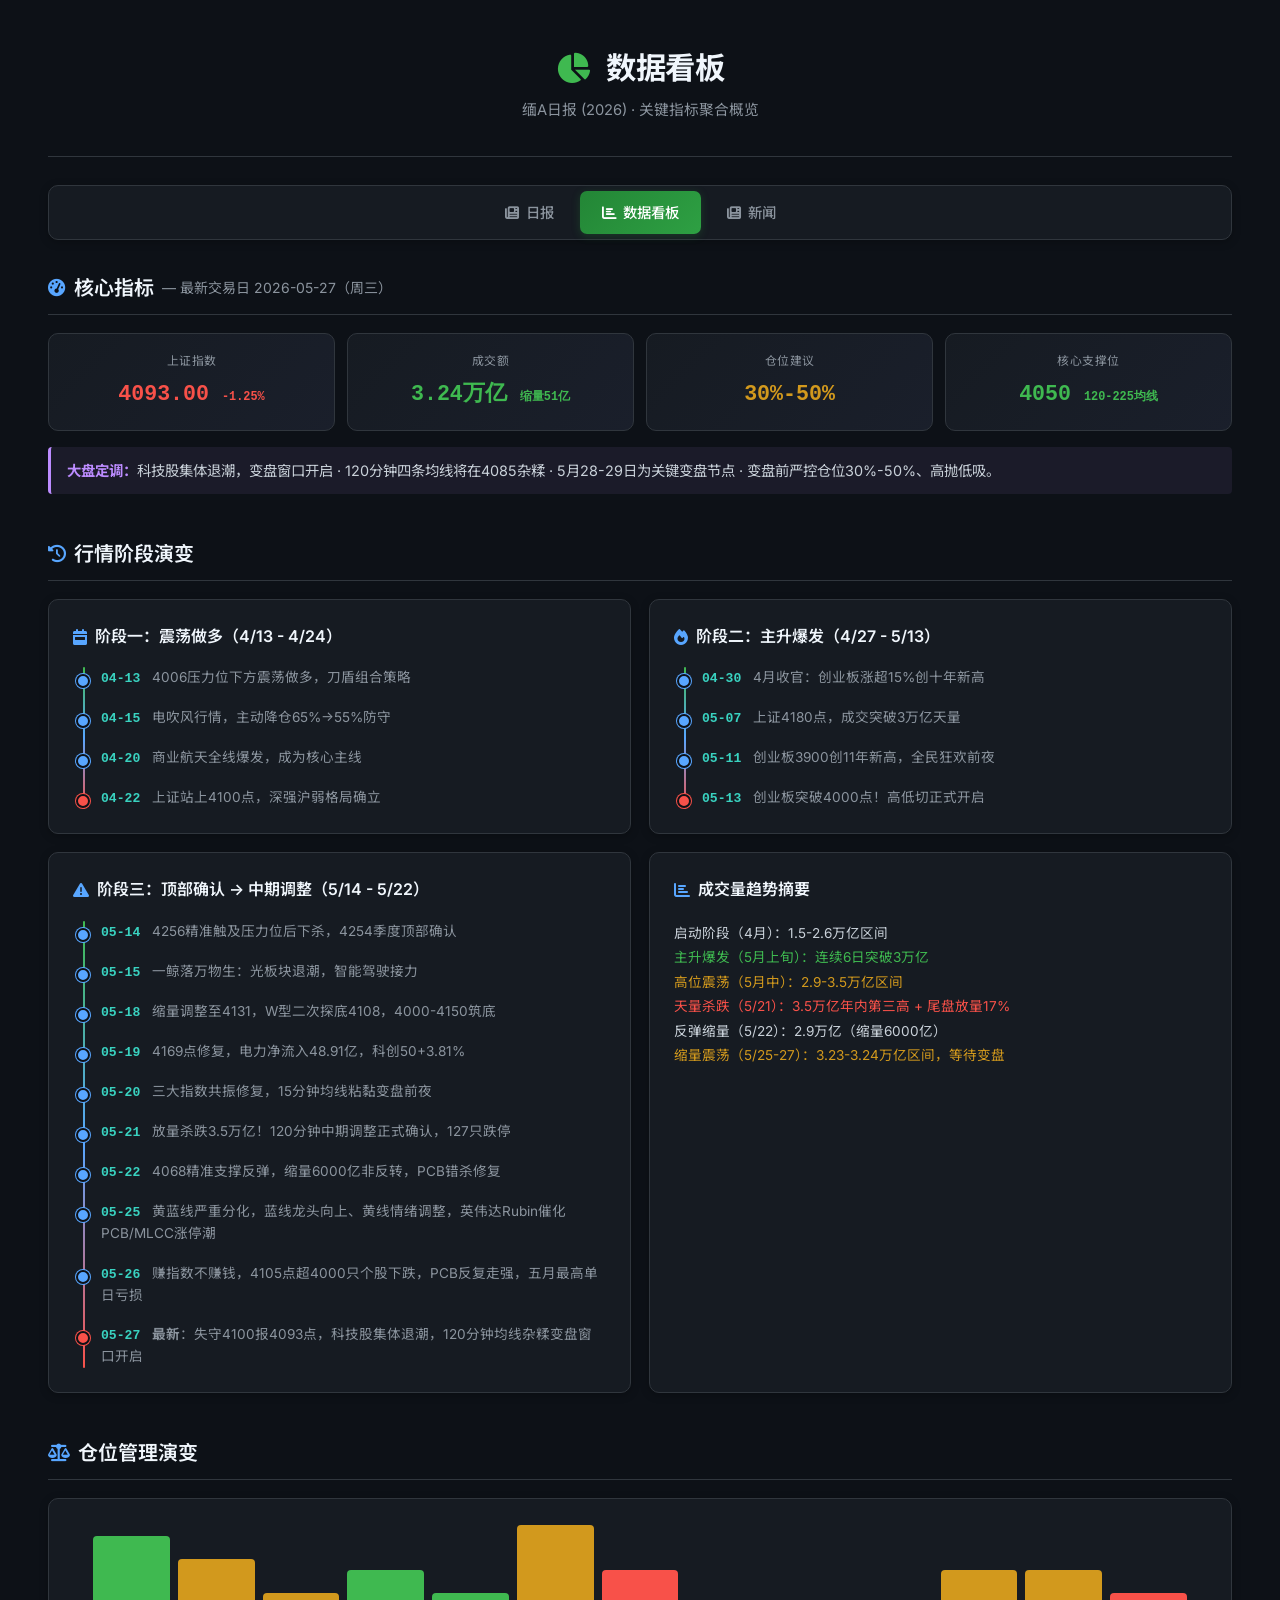
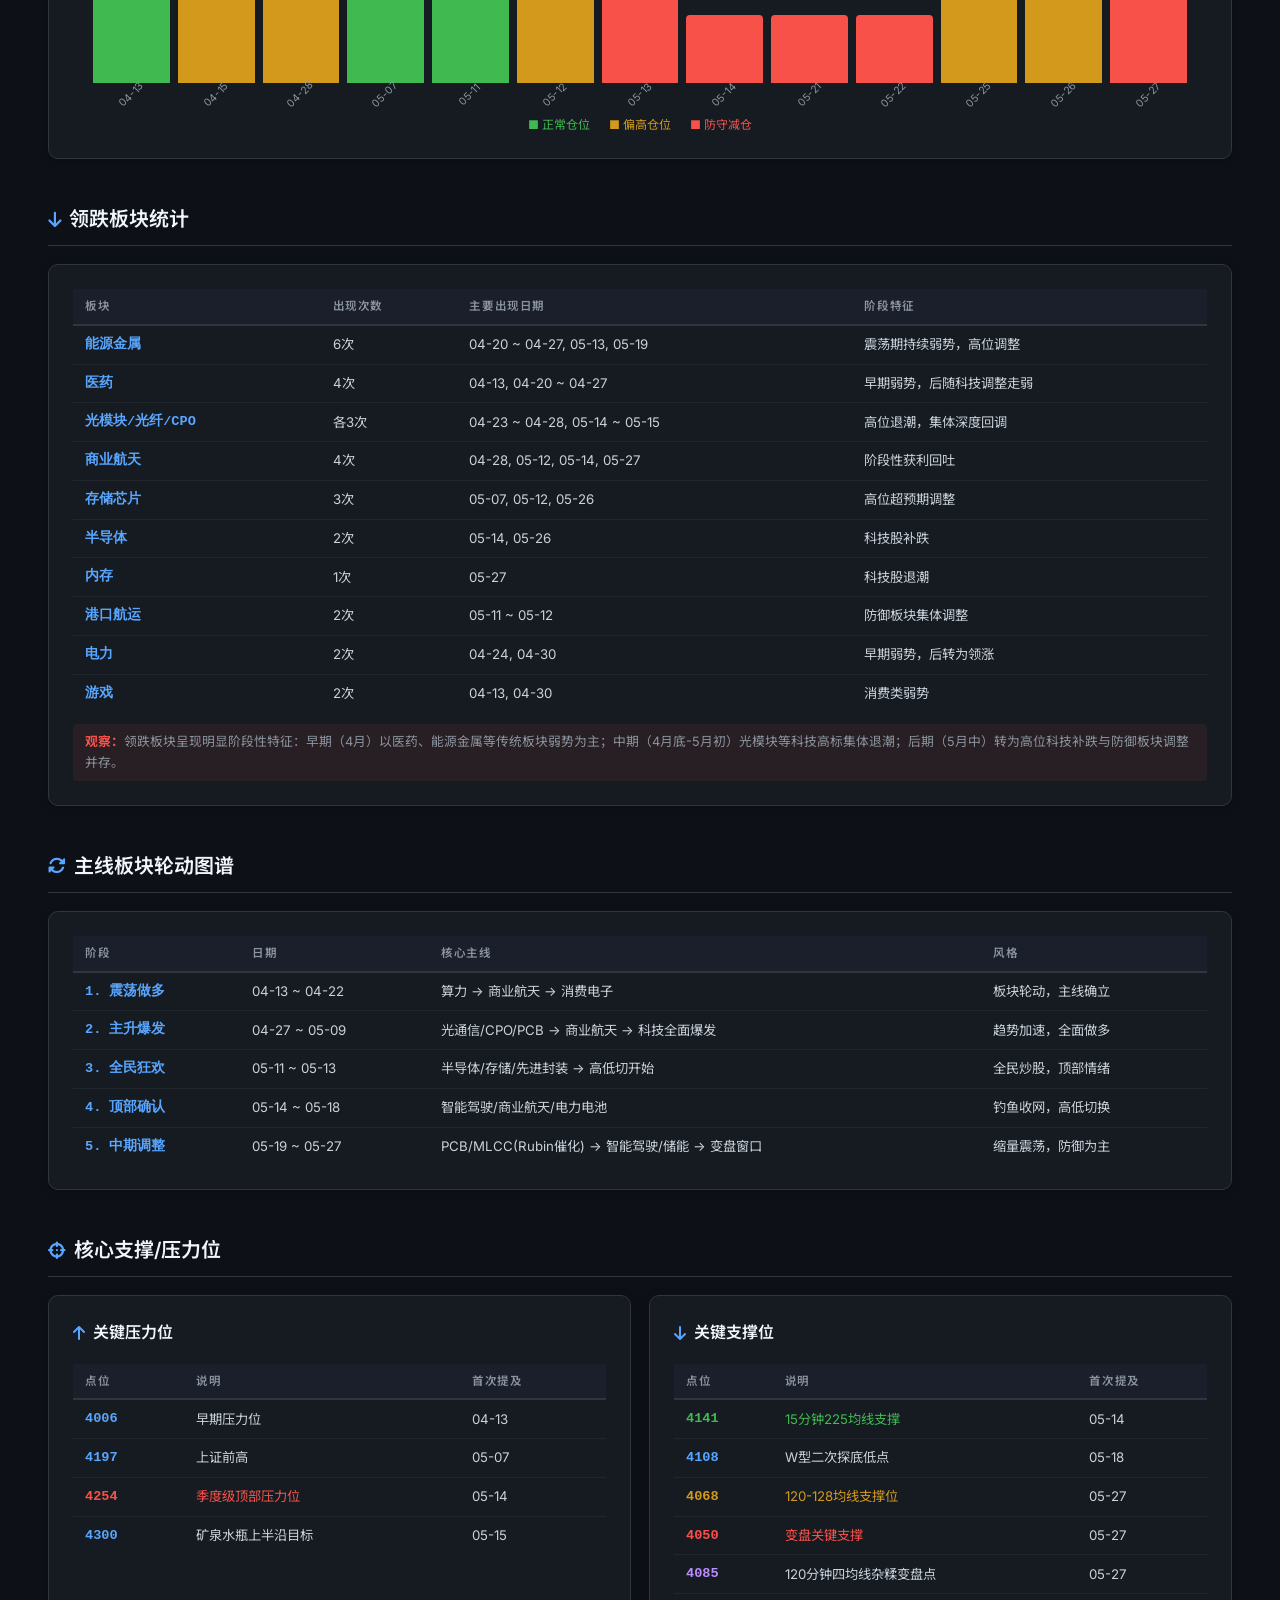
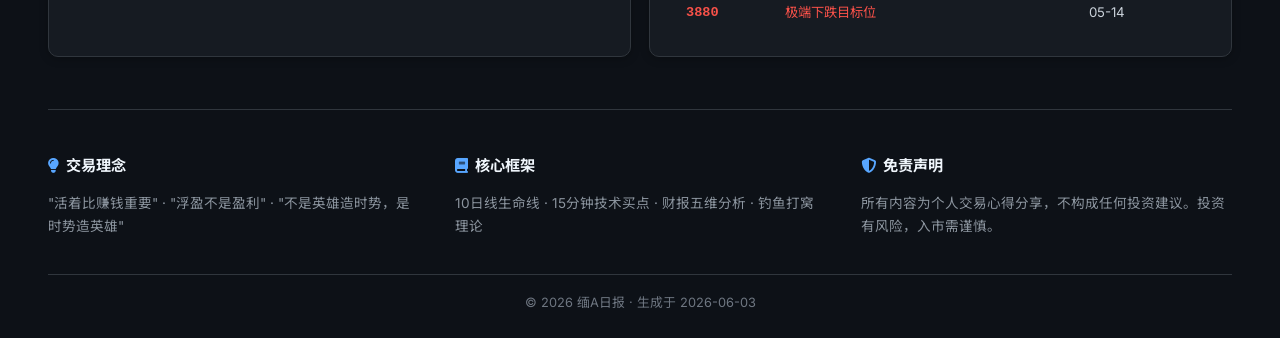
<file: dashboard.html>
<!DOCTYPE html>
<html lang="zh-CN">
<head>
    <meta charset="UTF-8">
    <meta name="viewport" content="width=device-width, initial-scale=1.0">
    <title>数据看板 - 缅A日报</title>
    <link rel="stylesheet" href="style.css">
    <link rel="stylesheet" href="https://cdnjs.cloudflare.com/ajax/libs/font-awesome/6.4.0/css/all.min.css">
    <link href="https://fonts.googleapis.com/css2?family=Inter:wght@300;400;500;600;700&family=Noto+Sans+SC:wght@300;400;500;700&display=swap" rel="stylesheet">
</head>
<body>
    <div class="container">
        <header>
            <div class="header-content">
                <h1><i class="fas fa-chart-pie"></i> 数据看板</h1>
                <p class="subtitle">缅A日报 (2026) · 关键指标聚合概览</p>
            </div>
        </header>

        <nav>
            <ul>
                <li><a href="index.html"><i class="fas fa-newspaper"></i> 日报</a></li>
                <li><a href="dashboard.html" class="active"><i class="fas fa-chart-bar"></i> 数据看板</a></li>
                <li><a href="news.html"><i class="fas fa-newspaper"></i> 新闻</a></li>
            </ul>
        </nav>

        <main>
            <!-- 关键KPI：最新交易日 -->
            <section>
                <h2><i class="fas fa-tachometer-alt"></i> 核心指标 <span style="font-size:0.7em;color:#8b949e;font-weight:400;">— 最新交易日 2026-05-27（周三）</span></h2>
                <div class="kpi-row">
                    <div class="kpi-item">
                        <div class="kpi-label">上证指数</div>
                        <div class="kpi-value down">4093.00 <span style="font-size:0.55em;">-1.25%</span></div>
                    </div>
                    <div class="kpi-item">
                        <div class="kpi-label">成交额</div>
                        <div class="kpi-value up">3.24万亿 <span style="font-size:0.55em;">缩量51亿</span></div>
                    </div>
                    <div class="kpi-item">
                        <div class="kpi-label">仓位建议</div>
                        <div class="kpi-value warn">30%-50%</div>
                    </div>
                    <div class="kpi-item">
                        <div class="kpi-label">核心支撑位</div>
                        <div class="kpi-value" style="color:#3fb950;">4050 <span style="font-size:0.55em;">120-225均线</span></div>
                    </div>
                </div>
                <div style="margin-top:16px;padding:12px 16px;background:rgba(188,140,255,0.08);border-left:3px solid #bc8cff;border-radius:4px;font-size:0.9rem;color:#c9d1d9;">
                    <strong style="color:#bc8cff;">大盘定调：</strong>科技股集体退潮，变盘窗口开启 · 120分钟四条均线将在4085杂糅 · 5月28-29日为关键变盘节点 · 变盘前严控仓位30%-50%、高抛低吸。
                </div>
            </section>

            <!-- 行情阶段划分 -->
            <section>
                <h2><i class="fas fa-history"></i> 行情阶段演变</h2>
                <div class="dashboard-grid">
                    <div class="dash-card">
                        <h3><i class="fas fa-calendar-week"></i> 阶段一：震荡做多（4/13 - 4/24）</h3>
                        <div class="timeline">
                            <div class="timeline-item">
                                <span class="timeline-date">04-13</span>
                                <span class="timeline-desc">4006压力位下方震荡做多，刀盾组合策略</span>
                            </div>
                            <div class="timeline-item">
                                <span class="timeline-date">04-15</span>
                                <span class="timeline-desc">电吹风行情，主动降仓65%→55%防守</span>
                            </div>
                            <div class="timeline-item">
                                <span class="timeline-date">04-20</span>
                                <span class="timeline-desc">商业航天全线爆发，成为核心主线</span>
                            </div>
                            <div class="timeline-item">
                                <span class="timeline-date">04-22</span>
                                <span class="timeline-desc">上证站上4100点，深强沪弱格局确立</span>
                            </div>
                        </div>
                    </div>

                    <div class="dash-card">
                        <h3><i class="fas fa-fire"></i> 阶段二：主升爆发（4/27 - 5/13）</h3>
                        <div class="timeline">
                            <div class="timeline-item">
                                <span class="timeline-date">04-30</span>
                                <span class="timeline-desc">4月收官：创业板涨超15%创十年新高</span>
                            </div>
                            <div class="timeline-item">
                                <span class="timeline-date">05-07</span>
                                <span class="timeline-desc">上证4180点，成交突破3万亿天量</span>
                            </div>
                            <div class="timeline-item">
                                <span class="timeline-date">05-11</span>
                                <span class="timeline-desc">创业板3900创11年新高，全民狂欢前夜</span>
                            </div>
                            <div class="timeline-item">
                                <span class="timeline-date">05-13</span>
                                <span class="timeline-desc">创业板突破4000点！高低切正式开启</span>
                            </div>
                        </div>
                    </div>

                    <div class="dash-card">
                        <h3><i class="fas fa-exclamation-triangle"></i> 阶段三：顶部确认 → 中期调整（5/14 - 5/22）</h3>
                        <div class="timeline">
                            <div class="timeline-item">
                                <span class="timeline-date">05-14</span>
                                <span class="timeline-desc">4256精准触及压力位后下杀，4254季度顶部确认</span>
                            </div>
                            <div class="timeline-item">
                                <span class="timeline-date">05-15</span>
                                <span class="timeline-desc">一鲸落万物生：光板块退潮，智能驾驶接力</span>
                            </div>
                            <div class="timeline-item">
                                <span class="timeline-date">05-18</span>
                                <span class="timeline-desc">缩量调整至4131，W型二次探底4108，4000-4150筑底</span>
                            </div>
                            <div class="timeline-item">
                                <span class="timeline-date">05-19</span>
                                <span class="timeline-desc">4169点修复，电力净流入48.91亿，科创50+3.81%</span>
                            </div>
                            <div class="timeline-item">
                                <span class="timeline-date">05-20</span>
                                <span class="timeline-desc">三大指数共振修复，15分钟均线粘黏变盘前夜</span>
                            </div>
                            <div class="timeline-item">
                                <span class="timeline-date">05-21</span>
                                <span class="timeline-desc">放量杀跌3.5万亿！120分钟中期调整正式确认，127只跌停</span>
                            </div>
                            <div class="timeline-item">
                                <span class="timeline-date">05-22</span>
                                <span class="timeline-desc">4068精准支撑反弹，缩量6000亿非反转，PCB错杀修复</span>
                            </div>
                            <div class="timeline-item">
                                <span class="timeline-date">05-25</span>
                                <span class="timeline-desc">黄蓝线严重分化，蓝线龙头向上、黄线情绪调整，英伟达Rubin催化PCB/MLCC涨停潮</span>
                            </div>
                            <div class="timeline-item">
                                <span class="timeline-date">05-26</span>
                                <span class="timeline-desc">赚指数不赚钱，4105点超4000只个股下跌，PCB反复走强，五月最高单日亏损</span>
                            </div>
                            <div class="timeline-item">
                                <span class="timeline-date">05-27</span>
                                <span class="timeline-desc"><strong>最新</strong>：失守4100报4093点，科技股集体退潮，120分钟均线杂糅变盘窗口开启</span>
                            </div>
                        </div>
                    </div>

                    <div class="dash-card">
                        <h3><i class="fas fa-chart-bar"></i> 成交量趋势摘要</h3>
                        <div style="font-size:0.85rem;color:#c9d1d9;line-height:1.8;">
                            <p>启动阶段（4月）：1.5-2.6万亿区间</p>
                            <p style="color:#3fb950;">主升爆发（5月上旬）：连续6日突破3万亿</p>
                            <p style="color:#d2991d;">高位震荡（5月中）：2.9-3.5万亿区间</p>
                            <p style="color:#f85149;">天量杀跌（5/21）：3.5万亿年内第三高 + 尾盘放量17%</p>
                            <p>反弹缩量（5/22）：2.9万亿（缩量6000亿）</p>
                            <p style="color:#d2991d;">缩量震荡（5/25-27）：3.23-3.24万亿区间，等待变盘</p>
                        </div>
                    </div>
                </div>
            </section>

            <!-- 仓位变化 -->
            <section>
                <h2><i class="fas fa-balance-scale"></i> 仓位管理演变</h2>
                <div class="dash-card full">
                    <div style="display:flex;align-items:flex-end;gap:8px;height:180px;padding:0 20px;" id="position-chart">
                        <div style="display:flex;flex-direction:column;align-items:center;flex:1;height:100%;justify-content:flex-end;">
                            <div style="background:#3fb950;width:100%;border-radius:4px 4px 0 0;height:81.25%;max-height:81.25%;" title="04-13: 65%"></div>
                            <span style="font-size:0.65rem;color:#8b949e;margin-top:4px;transform:rotate(-45deg);white-space:nowrap;">04-13</span>
                        </div>
                        <div style="display:flex;flex-direction:column;align-items:center;flex:1;height:100%;justify-content:flex-end;">
                            <div style="background:#d2991d;width:100%;border-radius:4px 4px 0 0;height:68.75%;max-height:68.75%;" title="04-15: 55%"></div>
                            <span style="font-size:0.65rem;color:#8b949e;margin-top:4px;transform:rotate(-45deg);white-space:nowrap;">04-15</span>
                        </div>
                        <div style="display:flex;flex-direction:column;align-items:center;flex:1;height:100%;justify-content:flex-end;">
                            <div style="background:#d2991d;width:100%;border-radius:4px 4px 0 0;height:50%;max-height:50%;" title="04-28: 30%"></div>
                            <span style="font-size:0.65rem;color:#8b949e;margin-top:4px;transform:rotate(-45deg);white-space:nowrap;">04-28</span>
                        </div>
                        <div style="display:flex;flex-direction:column;align-items:center;flex:1;height:100%;justify-content:flex-end;">
                            <div style="background:#3fb950;width:100%;border-radius:4px 4px 0 0;height:62.5%;max-height:62.5%;" title="05-07: 50%以下"></div>
                            <span style="font-size:0.65rem;color:#8b949e;margin-top:4px;transform:rotate(-45deg);white-space:nowrap;">05-07</span>
                        </div>
                        <div style="display:flex;flex-direction:column;align-items:center;flex:1;height:100%;justify-content:flex-end;">
                            <div style="background:#3fb950;width:100%;border-radius:4px 4px 0 0;height:50%;max-height:50%;" title="05-11: 4成"></div>
                            <span style="font-size:0.65rem;color:#8b949e;margin-top:4px;transform:rotate(-45deg);white-space:nowrap;">05-11</span>
                        </div>
                        <div style="display:flex;flex-direction:column;align-items:center;flex:1;height:100%;justify-content:flex-end;">
                            <div style="background:#d2991d;width:100%;border-radius:4px 4px 0 0;height:87.5%;max-height:87.5%;" title="05-12: 70%"></div>
                            <span style="font-size:0.65rem;color:#8b949e;margin-top:4px;transform:rotate(-45deg);white-space:nowrap;">05-12</span>
                        </div>
                        <div style="display:flex;flex-direction:column;align-items:center;flex:1;height:100%;justify-content:flex-end;">
                            <div style="background:#f85149;width:100%;border-radius:4px 4px 0 0;height:62.5%;max-height:62.5%;" title="05-13: 50%降低"></div>
                            <span style="font-size:0.65rem;color:#8b949e;margin-top:4px;transform:rotate(-45deg);white-space:nowrap;">05-13</span>
                        </div>
                        <div style="display:flex;flex-direction:column;align-items:center;flex:1;height:100%;justify-content:flex-end;">
                            <div style="background:#f85149;width:100%;border-radius:4px 4px 0 0;height:37.5%;max-height:37.5%;" title="05-14: 3成"></div>
                            <span style="font-size:0.65rem;color:#8b949e;margin-top:4px;transform:rotate(-45deg);white-space:nowrap;">05-14</span>
                        </div>
                        <div style="display:flex;flex-direction:column;align-items:center;flex:1;height:100%;justify-content:flex-end;">
                            <div style="background:#f85149;width:100%;border-radius:4px 4px 0 0;height:37.5%;max-height:37.5%;" title="05-21: 3成以下"></div>
                            <span style="font-size:0.65rem;color:#8b949e;margin-top:4px;transform:rotate(-45deg);white-space:nowrap;">05-21</span>
                        </div>
                        <div style="display:flex;flex-direction:column;align-items:center;flex:1;height:100%;justify-content:flex-end;">
                            <div style="background:#f85149;width:100%;border-radius:4px 4px 0 0;height:37.5%;max-height:37.5%;" title="05-22: 3成以下"></div>
                            <span style="font-size:0.65rem;color:#8b949e;margin-top:4px;transform:rotate(-45deg);white-space:nowrap;">05-22</span>
                        </div>
                        <div style="display:flex;flex-direction:column;align-items:center;flex:1;height:100%;justify-content:flex-end;">
                            <div style="background:#d2991d;width:100%;border-radius:4px 4px 0 0;height:62.5%;max-height:62.5%;" title="05-25: 50%"></div>
                            <span style="font-size:0.65rem;color:#8b949e;margin-top:4px;transform:rotate(-45deg);white-space:nowrap;">05-25</span>
                        </div>
                        <div style="display:flex;flex-direction:column;align-items:center;flex:1;height:100%;justify-content:flex-end;">
                            <div style="background:#d2991d;width:100%;border-radius:4px 4px 0 0;height:62.5%;max-height:62.5%;" title="05-26: 50%以下"></div>
                            <span style="font-size:0.65rem;color:#8b949e;margin-top:4px;transform:rotate(-45deg);white-space:nowrap;">05-26</span>
                        </div>
                        <div style="display:flex;flex-direction:column;align-items:center;flex:1;height:100%;justify-content:flex-end;">
                            <div style="background:#f85149;width:100%;border-radius:4px 4px 0 0;height:50%;max-height:50%;" title="05-27: 30%-50%"></div>
                            <span style="font-size:0.65rem;color:#8b949e;margin-top:4px;transform:rotate(-45deg);white-space:nowrap;">05-27</span>
                        </div>
                    </div>
                    <p style="text-align:center;color:#8b949e;font-size:0.75rem;margin-top:12px;">
                        <span style="color:#3fb950;">■ 正常仓位</span>
                        <span style="color:#d2991d;margin-left:16px;">■ 偏高仓位</span>
                        <span style="color:#f85149;margin-left:16px;">■ 防守减仓</span>
                    </p>
                </div>
            </section>

            <!-- 领跌板块汇总 -->
            <section>
                <h2><i class="fas fa-arrow-down"></i> 领跌板块统计</h2>
                <div class="dashboard-grid">
                    <div class="dash-card full">
                        <div style="overflow-x:auto;">
                            <table>
                                <thead>
                                    <tr><th>板块</th><th>出现次数</th><th>主要出现日期</th><th>阶段特征</th></tr>
                                </thead>
                                <tbody>
                                    <tr><td>能源金属</td><td>6次</td><td>04-20 ~ 04-27, 05-13, 05-19</td><td>震荡期持续弱势，高位调整</td></tr>
                                    <tr><td>医药</td><td>4次</td><td>04-13, 04-20 ~ 04-27</td><td>早期弱势，后随科技调整走弱</td></tr>
                                    <tr><td>光模块/光纤/CPO</td><td>各3次</td><td>04-23 ~ 04-28, 05-14 ~ 05-15</td><td>高位退潮，集体深度回调</td></tr>
                                    <tr><td>商业航天</td><td>4次</td><td>04-28, 05-12, 05-14, 05-27</td><td>阶段性获利回吐</td></tr>
                                    <tr><td>存储芯片</td><td>3次</td><td>05-07, 05-12, 05-26</td><td>高位超预期调整</td></tr>
                                    <tr><td>半导体</td><td>2次</td><td>05-14, 05-26</td><td>科技股补跌</td></tr>
                                    <tr><td>内存</td><td>1次</td><td>05-27</td><td>科技股退潮</td></tr>
                                    <tr><td>港口航运</td><td>2次</td><td>05-11 ~ 05-12</td><td>防御板块集体调整</td></tr>
                                    <tr><td>电力</td><td>2次</td><td>04-24, 04-30</td><td>早期弱势，后转为领涨</td></tr>
                                    <tr><td>游戏</td><td>2次</td><td>04-13, 04-30</td><td>消费类弱势</td></tr>
                                </tbody>
                            </table>
                        </div>
                        <p style="color:#8b949e;font-size:0.8rem;margin-top:12px;padding:8px 12px;background:rgba(248,81,73,0.08);border-radius:4px;">
                            <strong style="color:#f85149;">观察：</strong>领跌板块呈现明显阶段性特征：早期（4月）以医药、能源金属等传统板块弱势为主；中期（4月底-5月初）光模块等科技高标集体退潮；后期（5月中）转为高位科技补跌与防御板块调整并存。
                        </p>
                    </div>
                </div>
            </section>

            <!-- 板块轮动 -->
            <section>
                <h2><i class="fas fa-sync-alt"></i> 主线板块轮动图谱</h2>
                <div class="dashboard-grid">
                    <div class="dash-card full">
                        <div style="overflow-x:auto;">
                            <table>
                                <thead>
                                    <tr><th>阶段</th><th>日期</th><th>核心主线</th><th>风格</th></tr>
                                </thead>
                                <tbody>
                                    <tr><td>1. 震荡做多</td><td>04-13 ~ 04-22</td><td>算力 → 商业航天 → 消费电子</td><td>板块轮动，主线确立</td></tr>
                                    <tr><td>2. 主升爆发</td><td>04-27 ~ 05-09</td><td>光通信/CPO/PCB → 商业航天 → 科技全面爆发</td><td>趋势加速，全面做多</td></tr>
                                    <tr><td>3. 全民狂欢</td><td>05-11 ~ 05-13</td><td>半导体/存储/先进封装 → 高低切开始</td><td>全民炒股，顶部情绪</td></tr>
                                    <tr><td>4. 顶部确认</td><td>05-14 ~ 05-18</td><td>智能驾驶/商业航天/电力电池</td><td>钓鱼收网，高低切换</td></tr>
                                    <tr><td>5. 中期调整</td><td>05-19 ~ 05-27</td><td>PCB/MLCC(Rubin催化) → 智能驾驶/储能 → 变盘窗口</td><td>缩量震荡，防御为主</td></tr>
                                </tbody>
                            </table>
                        </div>
                    </div>
                </div>
            </section>

            <!-- 关键点位 -->
            <section>
                <h2><i class="fas fa-crosshairs"></i> 核心支撑/压力位</h2>
                <div class="dashboard-grid">
                    <div class="dash-card">
                        <h3><i class="fas fa-arrow-up"></i> 关键压力位</h3>
                        <table>
                            <thead><tr><th>点位</th><th>说明</th><th>首次提及</th></tr></thead>
                            <tbody>
                                <tr><td>4006</td><td>早期压力位</td><td>04-13</td></tr>
                                <tr><td>4197</td><td>上证前高</td><td>05-07</td></tr>
                                <tr><td style="color:#f85149;font-weight:700;">4254</td><td style="color:#f85149;">季度级顶部压力位</td><td>05-14</td></tr>
                                <tr><td>4300</td><td>矿泉水瓶上半沿目标</td><td>05-15</td></tr>
                            </tbody>
                        </table>
                    </div>
                    <div class="dash-card">
                        <h3><i class="fas fa-arrow-down"></i> 关键支撑位</h3>
                        <table>
                            <thead><tr><th>点位</th><th>说明</th><th>首次提及</th></tr></thead>
                            <tbody>
                                <tr><td style="color:#3fb950;">4141</td><td style="color:#3fb950;">15分钟225均线支撑</td><td>05-14</td></tr>
                                <tr><td>4108</td><td>W型二次探底低点</td><td>05-18</td></tr>
                                <tr><td style="color:#d2991d;font-weight:700;">4068</td><td style="color:#d2991d;">120-128均线支撑位</td><td>05-27</td></tr>
                                <tr><td style="color:#f85149;font-weight:700;">4050</td><td style="color:#f85149;">变盘关键支撑</td><td>05-27</td></tr>
                                <tr><td style="color:#bc8cff;">4085</td><td>120分钟四均线杂糅变盘点</td><td>05-27</td></tr>
                                <tr><td style="color:#f85149;">3880</td><td style="color:#f85149;">极端下跌目标位</td><td>05-14</td></tr>
                            </tbody>
                        </table>
                    </div>
                </div>
            </section>
        </main>

        <footer>
            <div class="footer-content">
                <div class="footer-section">
                    <h3><i class="fas fa-lightbulb"></i> 交易理念</h3>
                    <p>"活着比赚钱重要" · "浮盈不是盈利" · "不是英雄造时势，是时势造英雄"</p>
                </div>
                <div class="footer-section">
                    <h3><i class="fas fa-book"></i> 核心框架</h3>
                    <p>10日线生命线 · 15分钟技术买点 · 财报五维分析 · 钓鱼打窝理论</p>
                </div>
                <div class="footer-section">
                    <h3><i class="fas fa-shield-alt"></i> 免责声明</h3>
                    <p>所有内容为个人交易心得分享，不构成任何投资建议。投资有风险，入市需谨慎。</p>
                </div>
            </div>
            <div class="footer-bottom">
                <p>&copy; 2026 缅A日报 · 生成于 2026-06-03</p>
            </div>
        </footer>
    </div>
</body>
</html>
</file>
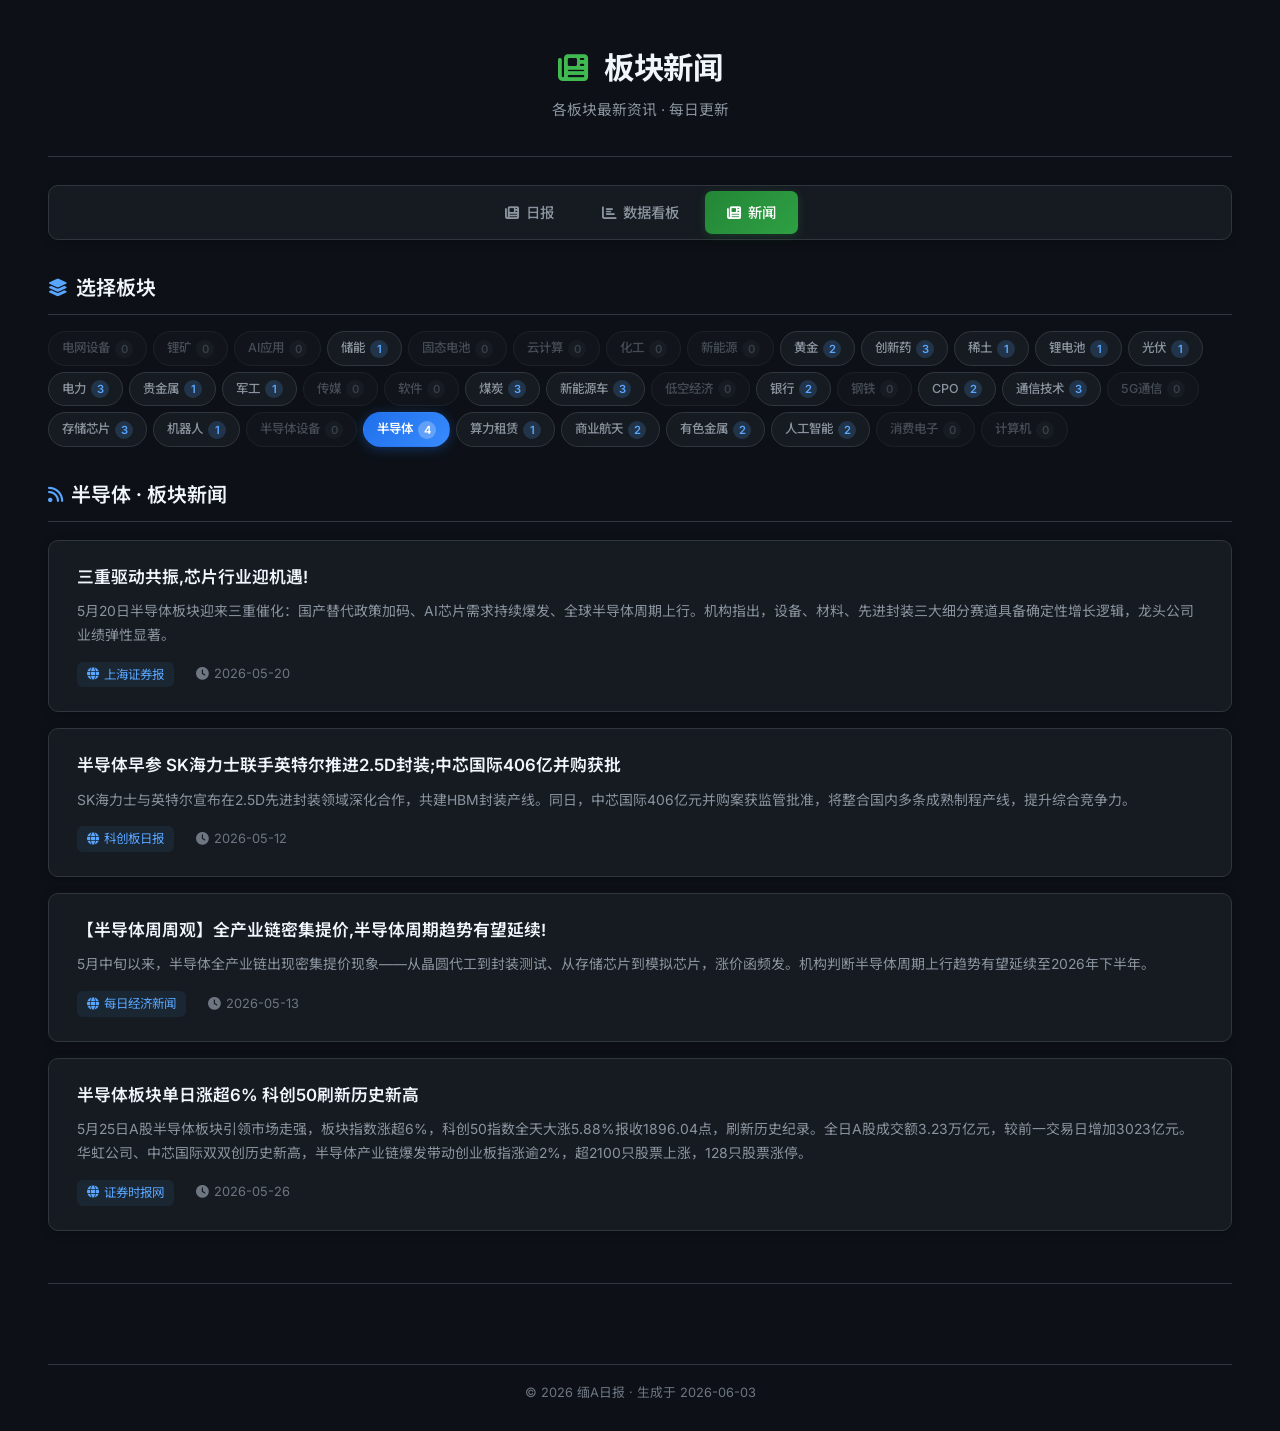
<file: news.html>
<!DOCTYPE html>
<html lang="zh-CN">
<head>
    <meta charset="UTF-8">
    <meta name="viewport" content="width=device-width, initial-scale=1.0">
    <title>板块新闻 - 缅A日报</title>
    <link rel="stylesheet" href="style.css">
    <link rel="stylesheet" href="https://cdnjs.cloudflare.com/ajax/libs/font-awesome/6.4.0/css/all.min.css">
    <link href="https://fonts.googleapis.com/css2?family=Inter:wght@300;400;500;600;700&family=Noto+Sans+SC:wght@300;400;500;700&display=swap" rel="stylesheet">
</head>
<body>
    <div class="container">
        <header>
            <div class="header-content">
                <h1><i class="fas fa-newspaper"></i> 板块新闻</h1>
                <p class="subtitle">各板块最新资讯 · 每日更新</p>
            </div>
        </header>

        <nav>
            <ul>
                <li><a href="index.html"><i class="fas fa-newspaper"></i> 日报</a></li>
                <li><a href="dashboard.html"><i class="fas fa-chart-bar"></i> 数据看板</a></li>
                <li><a href="news.html" class="active"><i class="fas fa-newspaper"></i> 新闻</a></li>
            </ul>
        </nav>

        <main>
            <section class="sector-selector">
                <h2><i class="fas fa-layer-group"></i> 选择板块</h2>
                <div class="sector-buttons" id="sector-buttons">
                </div>
            </section>

            <section class="news-section">
                <h2 id="news-title"><i class="fas fa-rss"></i> 半导体 · 板块新闻</h2>
                <div class="news-list" id="news-list">
                </div>
            </section>
        </main>

        <footer>
            <div class="footer-bottom">
                <p>&copy; 2026 缅A日报 · 生成于 2026-06-03</p>
            </div>
        </footer>
    </div>

    <script src="data.js"></script>
    <script>
    (function() {
        var SECTORS = ['电网设备', '锂矿', 'AI应用', '储能', '固态电池', '云计算', '化工', '新能源', '黄金', '创新药', '稀土', '锂电池', '光伏', '电力', '贵金属', '军工', '传媒', '软件', '煤炭', '新能源车', '低空经济', '银行', '钢铁', 'CPO', '通信技术', '5G通信', '存储芯片', '机器人', '半导体设备', '半导体', '算力租赁', '商业航天', '有色金属', '人工智能', '消费电子', '计算机'];
        var currentSector = '半导体';
        var sectorBtns = document.getElementById('sector-buttons');
        var newsList = document.getElementById('news-list');
        var newsTitle = document.getElementById('news-title');

        // 统计各板块新闻数量
        var sectorCounts = {};
        SECTORS.forEach(function(s) { sectorCounts[s] = 0; });
        NEWS.forEach(function(n) { if (sectorCounts[n.sector] !== undefined) sectorCounts[n.sector]++; });

        // 渲染板块按钮（紧凑标签布局 + 新闻数量徽标）
        SECTORS.forEach(function(s) {
            var btn = document.createElement('button');
            var count = sectorCounts[s] || 0;
            btn.className = 'sector-chip' + (s === currentSector ? ' active' : '') + (count === 0 ? ' empty' : '');
            btn.innerHTML = s + ' <span class="badge">' + count + '</span>';
            btn.onclick = function() {
                document.querySelectorAll('.sector-chip').forEach(function(b) { b.classList.remove('active'); });
                btn.classList.add('active');
                currentSector = s;
                newsTitle.innerHTML = '<i class="fas fa-rss"></i> ' + s + ' · 板块新闻';
                renderNews(s);
            };
            sectorBtns.appendChild(btn);
        });

        function renderNews(sector) {
            var items = NEWS.filter(function(n) {
                return n.sector === sector;
            });
            if (items.length === 0) {
                newsList.innerHTML = '<div class="news-empty"><i class="fas fa-inbox"></i><p>暂无该板块新闻数据</p><p style="font-size:0.85rem;color:#8b949e;">新闻数据持续补充中，敬请期待</p></div>';
                return;
            }
            var html = '';
            items.forEach(function(n) {
                html += '<div class="news-item">';
                if (n.link) {
                    html += '<h3 class="news-headline"><a href="' + n.link + '" target="_blank">' + n.title + '</a></h3>';
                } else {
                    html += '<h3 class="news-headline">' + n.title + '</h3>';
                }
                html += '<p class="news-summary">' + n.summary + '</p>';
                html += '<div class="news-meta">';
                html += '<span class="news-source"><i class="fas fa-globe"></i> ' + n.source + '</span>';
                html += '<span class="news-time"><i class="fas fa-clock"></i> ' + n.time + '</span>';
                html += '</div>';
                html += '</div>';
            });
            newsList.innerHTML = html;
        }

        renderNews(currentSector);
    })();
    </script>
</body>
</html>
</file>
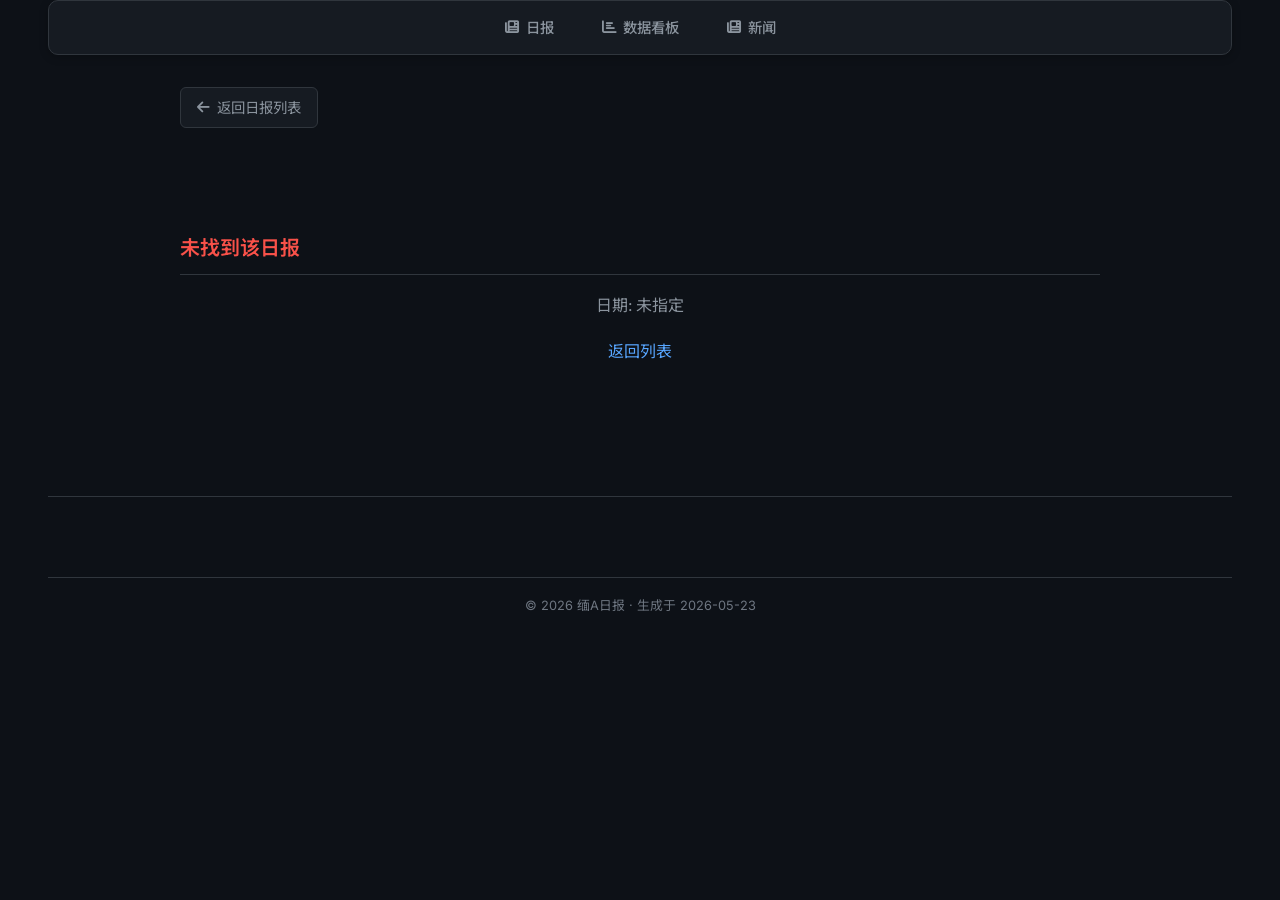
<file: report.html>
<!DOCTYPE html>
<html lang="zh-CN">
<head>
    <meta charset="UTF-8">
    <meta name="viewport" content="width=device-width, initial-scale=1.0">
    <title>日报详情 - 缅A日报</title>
    <link rel="stylesheet" href="style.css">
    <link rel="stylesheet" href="https://cdnjs.cloudflare.com/ajax/libs/font-awesome/6.4.0/css/all.min.css">
    <link href="https://fonts.googleapis.com/css2?family=Inter:wght@300;400;500;600;700&family=Noto+Sans+SC:wght@300;400;500;700&display=swap" rel="stylesheet">
</head>
<body>
    <div class="container">
        <nav>
            <ul>
                <li><a href="index.html"><i class="fas fa-newspaper"></i> 日报</a></li>
                <li><a href="dashboard.html"><i class="fas fa-chart-bar"></i> 数据看板</a></li>
                <li><a href="news.html"><i class="fas fa-newspaper"></i> 新闻</a></li>
            </ul>
        </nav>

        <main class="report-detail" id="report-detail">
            <a href="index.html" class="back-link"><i class="fas fa-arrow-left"></i> 返回日报列表</a>
            <div id="report-content"></div>
        </main>

        <footer>
            <div class="footer-bottom">
                <p>&copy; 2026 缅A日报 · 生成于 2026-05-23</p>
            </div>
        </footer>
    </div>

    <script src="data.js"></script>
    <script>
    (function() {
        var params = new URLSearchParams(window.location.search);
        var date = params.get('date');
        var report = REPORTS.find(function(r) { return r.date === date; });
        
        if (!report) {
            document.getElementById('report-content').innerHTML = 
                '<div style="text-align:center;padding:80px 0;"><h2 style="color:#f85149;">未找到该日报</h2><p style="color:#8b949e;margin-top:12px;">日期: ' + (date || '未指定') + '</p><a href="index.html" style="display:inline-block;margin-top:20px;">返回列表</a></div>';
            document.title = '未找到 - 缅A日报';
            return;
        }

        document.title = report.date + ' 日报 - 缅A日报';

        var upTags = report.up_sectors.filter(function(s) { return s !== '—'; }).map(function(s) { return '<span class="sector-tag up">' + s + '</span>'; }).join('');
        var downTags = report.down_sectors.filter(function(s) { return s !== '—'; }).map(function(s) { return '<span class="sector-tag down">' + s + '</span>'; }).join('');

        var html = '';
        html += '<div class="report-header">';
        html += '<h2><i class="fas fa-file-alt"></i> ' + report.date + ' 日报</h2>';
        html += '<p style="color:#8b949e;font-size:0.9rem;margin-bottom:12px;">' + report.weekday + '</p>';
        html += '<div class="report-meta">';
        html += '<div class="report-meta-item"><span class="label">上证指数：</span><span class="value">' + report.sh_index + '</span></div>';
        html += '<div class="report-meta-item"><span class="label">成交额：</span><span class="value">' + report.volume + '</span></div>';
        html += '<div class="report-meta-item"><span class="label">仓位建议：</span><span class="value" style="color:#3fb950;font-weight:700;">' + (report.position !== '—' ? report.position : '—') + '</span></div>';
        html += '</div>';
        
        if (upTags) html += '<div style="margin-top:12px;"><span style="font-size:0.8rem;color:#8b949e;">领涨：</span><div class="sector-tags">' + upTags + '</div></div>';
        if (downTags) html += '<div style="margin-top:8px;"><span style="font-size:0.8rem;color:#8b949e;">领跌：</span><div class="sector-tags">' + downTags + '</div></div>';
        html += '</div>';

        html += '<div class="report-section">';
        html += '<h4><i class="fas fa-bullseye"></i> 大盘定调</h4>';
        html += '<p style="font-size:1.05rem;color:#d2991d;font-weight:600;">' + report.tone + '</p>';
        if (report.position_note) {
            html += '<p style="color:#8b949e;font-size:0.85rem;margin-top:6px;"><i class="fas fa-clipboard-check"></i> ' + report.position_note + '</p>';
        }
        html += '</div>';

        html += '<div class="report-section">';
        html += '<h4><i class="fas fa-align-left"></i> 内容摘要</h4>';
        html += '<p>' + report.summary + '</p>';
        html += '</div>';

        html += '<div class="report-section">';
        html += '<h4><i class="fas fa-info-circle"></i> 关于</h4>';
        html += '<p style="color:#8b949e;font-size:0.85rem;">该日报完整内容来自 Obsidian 库中的 Markdown 源文件。本站仅展示核心摘要数据。完整内容请查阅源文件：<code style="background:#30363d;padding:2px 6px;border-radius:3px;">D:\\Max UP\\独自升级\\数据库\\投资\\缅A日报（2026）\\' + report.date + '.md</code></p>';
        html += '</div>';

        document.getElementById('report-content').innerHTML = html;
    })();
    </script>
</body>
</html>
</file>
<file: style.css>
/* 缅A日报 (2026) - 样式表 */
:root {
    --bg: #0d1117;
    --bg-card: #161b22;
    --bg-card-hover: #1c2333;
    --bg-elevated: #1a1f2b;
    --border: #30363d;
    --border-light: #21262d;
    --text: #c9d1d9;
    --text-secondary: #8b949e;
    --text-muted: #6e7681;
    --accent: #58a6ff;
    --accent-green: #3fb950;
    --accent-red: #f85149;
    --accent-orange: #d2991d;
    --accent-purple: #bc8cff;
    --accent-cyan: #39d2c0;
    --font-mono: 'Cascadia Code', 'Fira Code', 'JetBrains Mono', 'Consolas', monospace;
    --font-sans: 'Inter', 'Noto Sans SC', -apple-system, sans-serif;
    --radius: 10px;
    --radius-sm: 6px;
    --shadow: 0 2px 8px rgba(0,0,0,.25);
    --shadow-lg: 0 4px 24px rgba(0,0,0,.35);
    --transition: 0.2s ease;
}

* { margin: 0; padding: 0; box-sizing: border-box; }

body {
    font-family: var(--font-sans);
    background: var(--bg);
    color: var(--text);
    line-height: 1.6;
    min-height: 100vh;
    -webkit-font-smoothing: antialiased;
}

a { color: var(--accent); text-decoration: none; transition: color var(--transition); }
a:hover { color: #79c0ff; }

.container { max-width: 1240px; margin: 0 auto; padding: 0 28px; }

/* ============================================================
   Header
   ============================================================ */
header {
    text-align: center;
    padding: 44px 24px 28px;
    border-bottom: 1px solid var(--border);
    margin-bottom: 28px;
}

header h1 {
    font-size: 1.9rem;
    font-weight: 700;
    color: #f0f6fc;
    margin-bottom: 6px;
    letter-spacing: -0.5px;
}

header h1 i {
    color: var(--accent-green);
    margin-right: 10px;
}

.subtitle {
    color: var(--text-secondary);
    font-size: 0.92rem;
    margin-bottom: 6px;
    font-weight: 400;
}

.date-range {
    color: var(--accent-purple);
    font-size: 0.85rem;
    font-family: var(--font-mono);
}

/* Header Stats */
.header-stats {
    display: grid;
    grid-template-columns: repeat(4, 1fr);
    gap: 14px;
    max-width: 960px;
    margin: 24px auto 0;
}

.stat-card {
    background: linear-gradient(135deg, var(--bg-card) 0%, var(--bg-elevated) 100%);
    border: 1px solid var(--border);
    border-radius: var(--radius);
    padding: 18px 14px;
    text-align: center;
    transition: all var(--transition);
}

.stat-card:hover {
    border-color: var(--accent);
    transform: translateY(-2px);
    box-shadow: var(--shadow-lg);
}

.stat-value {
    font-size: 1.5rem;
    font-weight: 700;
    color: var(--accent-green);
    font-family: var(--font-mono);
}

.stat-label {
    font-size: 0.75rem;
    color: var(--text-secondary);
    margin-top: 4px;
}

/* ============================================================
   Navigation
   ============================================================ */
nav {
    background: var(--bg-card);
    border: 1px solid var(--border);
    border-radius: var(--radius);
    padding: 5px;
    margin-bottom: 32px;
    display: flex;
    justify-content: center;
    box-shadow: var(--shadow);
}

nav ul { list-style: none; display: flex; gap: 4px; }

nav a {
    display: flex;
    align-items: center;
    gap: 7px;
    padding: 10px 22px;
    border-radius: 7px;
    color: var(--text-secondary);
    font-size: 0.9rem;
    font-weight: 500;
    transition: all var(--transition);
}

nav a:hover { color: var(--text); background: rgba(255,255,255,.06); text-decoration: none; }
nav a.active {
    color: #fff;
    background: linear-gradient(135deg, #238636 0%, #2ea043 100%);
    box-shadow: 0 2px 8px rgba(35,134,54,.3);
}

/* ============================================================
   Sections
   ============================================================ */
main section { margin-bottom: 44px; }

main h2 {
    font-size: 1.25rem;
    font-weight: 600;
    margin-bottom: 18px;
    color: #f0f6fc;
    padding-bottom: 10px;
    border-bottom: 1px solid var(--border);
    display: flex;
    align-items: center;
    gap: 8px;
}

main h2 i { color: var(--accent); font-size: 1.1rem; }

/* ============================================================
   Chart Section
   ============================================================ */
.chart-section {
    background: var(--bg-card);
    border: 1px solid var(--border);
    border-radius: var(--radius);
    padding: 24px 28px;
    margin-bottom: 36px;
    box-shadow: var(--shadow);
}

.chart-section h2 {
    font-size: 1.2rem;
    margin-bottom: 18px;
    color: #f0f6fc;
    border-bottom: none;
    padding-bottom: 0;
}

.chart-section h2 i { color: var(--accent-green); }

.chart-container {
    position: relative;
    height: 320px;
    width: 100%;
}

/* ============================================================
   Report Table (with card feel)
   ============================================================ */
.table-container {
    overflow-x: auto;
    border: 1px solid var(--border);
    border-radius: var(--radius);
    box-shadow: var(--shadow);
}

table {
    width: 100%;
    border-collapse: collapse;
    font-size: 0.86rem;
}

thead { background: var(--bg-elevated); }

th {
    padding: 13px 14px;
    text-align: left;
    font-weight: 600;
    color: var(--text-secondary);
    border-bottom: 2px solid var(--border);
    white-space: nowrap;
    font-size: 0.78rem;
    text-transform: uppercase;
    letter-spacing: .6px;
}

td {
    padding: 13px 14px;
    border-bottom: 1px solid var(--border-light);
    white-space: nowrap;
    color: var(--text);
}

tbody tr {
    transition: all var(--transition);
}

tbody tr:hover {
    background: var(--bg-card-hover) !important;
}

tbody tr:last-child td { border-bottom: none; }

tbody tr td:first-child { color: var(--accent); font-weight: 600; font-family: var(--font-mono); font-size: 0.85rem; }

.tone-badge {
    display: inline-block;
    max-width: 190px;
    overflow: hidden;
    text-overflow: ellipsis;
    white-space: nowrap;
    color: var(--accent-orange);
    font-weight: 500;
    font-size: 0.82rem;
    padding: 2px 8px;
    background: rgba(210,153,29,.08);
    border-radius: 4px;
}

.position-badge {
    display: inline-block;
    padding: 3px 10px;
    background: rgba(63,185,80,.12);
    color: var(--accent-green);
    border-radius: var(--radius-sm);
    font-weight: 600;
    font-size: 0.82rem;
}

.btn-view {
    display: inline-block;
    padding: 5px 14px;
    background: var(--accent);
    color: #fff !important;
    border-radius: var(--radius-sm);
    font-size: 0.82rem;
    font-weight: 500;
    transition: all var(--transition);
}
.btn-view:hover { background: #4090e0; text-decoration: none; color: #fff !important; }

/* ============================================================
   Themes Grid
   ============================================================ */
.themes-grid {
    display: grid;
    grid-template-columns: repeat(4, 1fr);
    gap: 16px;
}

.theme-card {
    background: var(--bg-card);
    border: 1px solid var(--border);
    border-radius: var(--radius);
    padding: 22px;
    transition: all var(--transition);
}

.theme-card:hover {
    border-color: var(--accent);
    box-shadow: var(--shadow);
}

.theme-card h3 {
    font-size: 0.95rem;
    margin-bottom: 14px;
    font-weight: 600;
    color: #f0f6fc;
}

.theme-card h3 i { margin-right: 7px; color: var(--accent); }

.theme-card ul { list-style: none; }

.theme-card li {
    font-size: 0.84rem;
    color: var(--text-secondary);
    padding: 4px 0;
    position: relative;
    padding-left: 16px;
}

.theme-card li::before {
    content: "▸";
    color: var(--accent);
    position: absolute;
    left: 0;
    top: 4px;
    font-size: 0.7rem;
}

/* ============================================================
   Dashboard
   ============================================================ */
.dashboard-grid {
    display: grid;
    grid-template-columns: repeat(2, 1fr);
    gap: 18px;
}

.dash-card {
    background: var(--bg-card);
    border: 1px solid var(--border);
    border-radius: var(--radius);
    padding: 24px;
    box-shadow: var(--shadow);
    transition: all var(--transition);
}

.dash-card:hover {
    border-color: var(--accent);
    box-shadow: var(--shadow-lg);
}

.dash-card.full { grid-column: 1 / -1; }

.dash-card h3 {
    font-size: 1rem;
    font-weight: 600;
    margin-bottom: 18px;
    color: #f0f6fc;
    display: flex;
    align-items: center;
    gap: 8px;
}

.dash-card h3 i { color: var(--accent); }

/* KPI */
.kpi-row {
    display: grid;
    grid-template-columns: repeat(auto-fit, minmax(140px, 1fr));
    gap: 12px;
}

.kpi-item {
    text-align: center;
    padding: 18px 14px;
    background: linear-gradient(135deg, var(--bg-card) 0%, var(--bg-elevated) 100%);
    border: 1px solid var(--border);
    border-radius: var(--radius);
    transition: all var(--transition);
}

.kpi-item:hover {
    border-color: var(--accent);
    box-shadow: var(--shadow);
    transform: translateY(-1px);
}

.kpi-label {
    font-size: 0.74rem;
    color: var(--text-secondary);
    margin-bottom: 6px;
    text-transform: uppercase;
    letter-spacing: .5px;
}

.kpi-value {
    font-size: 1.35rem;
    font-weight: 700;
    font-family: var(--font-mono);
}

.kpi-value.up { color: var(--accent-green); }
.kpi-value.down { color: var(--accent-red); }
.kpi-value.warn { color: var(--accent-orange); }

/* Timeline */
.timeline { position: relative; padding-left: 28px; }

.timeline::before {
    content: "";
    position: absolute;
    left: 10px;
    top: 0; bottom: 0;
    width: 2px;
    border-radius: 1px;
    background: linear-gradient(to bottom, var(--accent-green), var(--accent), var(--accent-red));
}

.timeline-item {
    position: relative;
    padding-bottom: 18px;
    font-size: 0.85rem;
}

.timeline-item:last-child { padding-bottom: 0; }

.timeline-item::before {
    content: "";
    position: absolute;
    left: -25px;
    top: 7px;
    width: 10px; height: 10px;
    border-radius: 50%;
    background: var(--accent);
    border: 2px solid var(--bg);
    box-shadow: 0 0 0 1px var(--accent);
}

.timeline-item:last-child::before {
    background: var(--accent-red);
    box-shadow: 0 0 0 1px var(--accent-red);
}

.timeline-date {
    color: var(--accent-cyan);
    font-weight: 700;
    font-family: var(--font-mono);
    margin-right: 8px;
    font-size: 0.82rem;
}

.timeline-desc {
    color: var(--text-secondary);
    line-height: 1.5;
}

/* Position chart */
#position-chart > div:hover > div {
    filter: brightness(1.2);
    transition: filter .15s;
}

/* ============================================================
   Report Detail
   ============================================================ */
.report-detail { max-width: 920px; margin: 0 auto; }

.report-header {
    background: var(--bg-card);
    border: 1px solid var(--border);
    border-radius: var(--radius);
    padding: 28px;
    margin-bottom: 24px;
    box-shadow: var(--shadow);
}

.report-header h2 {
    border-bottom: none;
    margin-bottom: 14px;
    font-size: 1.35rem;
}

.report-meta { display: flex; gap: 28px; flex-wrap: wrap; }

.report-meta-item { font-size: 0.86rem; }

.report-meta-item .label { color: var(--text-secondary); }

.report-meta-item .value {
    color: #f0f6fc;
    font-weight: 600;
    font-family: var(--font-mono);
}

.report-section {
    background: var(--bg-card);
    border: 1px solid var(--border);
    border-radius: var(--radius);
    padding: 24px 28px;
    margin-bottom: 18px;
    box-shadow: var(--shadow);
}

.report-section h4 {
    font-size: 0.95rem;
    font-weight: 600;
    color: var(--accent);
    margin-bottom: 14px;
    padding-bottom: 10px;
    border-bottom: 1px solid var(--border);
    display: flex;
    align-items: center;
    gap: 8px;
}

.report-section p {
    font-size: 0.9rem;
    color: var(--text);
    line-height: 1.7;
    margin-bottom: 8px;
}

.back-link {
    display: inline-flex;
    align-items: center;
    gap: 7px;
    margin-bottom: 24px;
    color: var(--text-secondary);
    font-size: 0.9rem;
    transition: color var(--transition);
    padding: 8px 16px;
    border-radius: var(--radius-sm);
    border: 1px solid var(--border);
    background: var(--bg-card);
}

.back-link:hover {
    color: var(--text);
    border-color: var(--accent);
    text-decoration: none;
}

.sector-tags { display: flex; flex-wrap: wrap; gap: 6px; margin-top: 8px; }

.sector-tag {
    padding: 4px 12px;
    border-radius: var(--radius-sm);
    font-size: 0.78rem;
    font-weight: 500;
}

.sector-tag.up { background: rgba(63,185,80,.14); color: var(--accent-green); border: 1px solid rgba(63,185,80,.25); }
.sector-tag.down { background: rgba(248,81,73,.14); color: var(--accent-red); border: 1px solid rgba(248,81,73,.25); }

/* ============================================================
   News Page
   ============================================================ */
.sector-selector { margin-bottom: 32px; }

.sector-selector h2 {
    margin-bottom: 16px;
}

/* 72板块紧凑标签网格 */
.sector-buttons {
    display: flex;
    flex-wrap: wrap;
    gap: 6px;
    margin-top: 14px;
}

.sector-chip {
    padding: 7px 13px;
    background: var(--bg-card);
    color: var(--text-secondary);
    border: 1px solid var(--border);
    border-radius: 20px;
    font-size: 0.78rem;
    font-weight: 500;
    cursor: pointer;
    transition: all 0.2s ease;
    font-family: inherit;
    white-space: nowrap;
    line-height: 1.4;
    position: relative;
    user-select: none;
}

.sector-chip:hover {
    background: var(--bg-card-hover);
    color: #f0f6fc;
    border-color: var(--accent);
    box-shadow: 0 2px 8px rgba(88,166,255,.15);
}

.sector-chip.active {
    background: linear-gradient(135deg, #1f6feb 0%, #388bfd 100%);
    color: #fff;
    border-color: transparent;
    font-weight: 600;
    box-shadow: 0 2px 12px rgba(31,111,235,.35);
}

.sector-chip .badge {
    display: inline-block;
    background: rgba(88,166,255,.18);
    color: var(--accent);
    font-size: 0.7rem;
    font-weight: 600;
    min-width: 18px;
    height: 18px;
    line-height: 18px;
    border-radius: 9px;
    text-align: center;
    padding: 0 5px;
    margin-left: 2px;
    vertical-align: middle;
    transition: all var(--transition);
}
.sector-chip.active .badge {
    background: rgba(255,255,255,.25);
    color: #fff;
}
.sector-chip.empty {
    opacity: 0.45;
}
.sector-chip.empty .badge {
    background: rgba(139,148,158,.12);
    color: var(--text-muted);
}
.sector-chip.empty:hover { opacity: 0.7; }
.sector-chip.empty.active { opacity: 1; }
.sector-chip.empty.active .badge {
    background: rgba(255,255,255,.15);
    color: rgba(255,255,255,.7);
}

.news-section { margin-top: 10px; }

.news-list { display: flex; flex-direction: column; gap: 16px; }

.news-item {
    background: var(--bg-card);
    border: 1px solid var(--border);
    border-radius: var(--radius);
    padding: 24px 28px;
    transition: all 0.3s cubic-bezier(0.25, 0.46, 0.45, 0.94);
    box-shadow: var(--shadow);
    position: relative;
    overflow: hidden;
}

.news-item::before {
    content: "";
    position: absolute;
    left: 0; top: 0; bottom: 0;
    width: 4px;
    background: linear-gradient(to bottom, var(--accent), var(--accent-cyan));
    border-radius: var(--radius) 0 0 var(--radius);
    opacity: 0;
    transition: opacity 0.3s ease, transform 0.3s ease;
    transform: translateX(-4px);
}

.news-item:hover {
    border-color: var(--accent);
    box-shadow: 0 6px 24px rgba(88,166,255,.2);
    transform: translateX(4px);
    background: linear-gradient(135deg, var(--bg-card) 0%, var(--bg-elevated) 100%);
}

.news-item:hover::before { 
    opacity: 1; 
    transform: translateX(0);
}

.news-headline {
    font-size: 1.05rem;
    font-weight: 600;
    margin-bottom: 10px;
    line-height: 1.5;
    color: #f0f6fc;
}

.news-headline a {
    color: #f0f6fc;
    transition: color var(--transition);
}

.news-headline a:hover { color: var(--accent); text-decoration: none; }

.news-summary {
    font-size: 0.87rem;
    color: var(--text-secondary);
    line-height: 1.7;
    margin-bottom: 14px;
}

.news-meta {
    display: flex;
    gap: 22px;
    font-size: 0.8rem;
    color: var(--text-muted);
    align-items: center;
}

.news-source {
    display: inline-flex;
    align-items: center;
    gap: 5px;
    padding: 3px 10px;
    background: rgba(88,166,255,.08);
    border-radius: var(--radius-sm);
    color: var(--accent);
    font-size: 0.78rem;
}

.news-time {
    display: inline-flex;
    align-items: center;
    gap: 5px;
}

.news-empty {
    text-align: center;
    padding: 80px 20px;
    color: var(--text-secondary);
    background: var(--bg-card);
    border-radius: var(--radius);
    border: 1px solid var(--border);
}

.news-empty i {
    font-size: 3rem;
    display: block;
    margin-bottom: 18px;
    opacity: 0.25;
}

.news-empty p { font-size: 1rem; margin-top: 8px; }

/* 新闻卡片关联板块标签 */
.news-tags {
    display: flex;
    flex-wrap: wrap;
    gap: 5px;
    margin-left: 8px;
}

.news-tag {
    padding: 2px 8px;
    background: rgba(88,166,255,.08);
    border: 1px solid rgba(88,166,255,.15);
    border-radius: 12px;
    font-size: 0.7rem;
    color: var(--accent);
    font-weight: 500;
    white-space: nowrap;
}

/* ============================================================
   Dashboard Highlight Section
   ============================================================ */
.dash-card table {
    font-size: 0.84rem;
}

.dash-card table th {
    padding: 8px 12px;
    font-size: 0.72rem;
}

.dash-card table td {
    padding: 8px 12px;
    font-size: 0.83rem;
}

/* ============================================================
   Report Cards (index.html)
   ============================================================ */
.reports-grid {
    display: grid;
    grid-template-columns: repeat(auto-fill, minmax(360px, 1fr));
    gap: 16px;
}

.report-card {
    background: var(--bg-card);
    border: 1px solid var(--border);
    border-radius: var(--radius);
    overflow: hidden;
    box-shadow: var(--shadow);
    transition: all var(--transition);
    display: flex;
    flex-direction: column;
}

.report-card:hover {
    border-color: var(--accent);
    box-shadow: var(--shadow-lg);
    transform: translateY(-3px);
}

.report-card-header {
    display: flex;
    justify-content: space-between;
    align-items: center;
    padding: 16px 20px;
    background: var(--bg-elevated);
    border-bottom: 1px solid var(--border);
}

.report-date {
    font-size: 0.95rem;
    font-weight: 700;
    color: var(--accent);
    font-family: var(--font-mono);
    display: flex;
    align-items: center;
    gap: 8px;
}

.report-date i { color: var(--accent-cyan); font-size: 0.85rem; }

.report-weekday {
    font-size: 0.78rem;
    color: var(--text-secondary);
    font-weight: 400;
    font-family: var(--font-sans);
}

.report-card-body {
    padding: 18px 20px;
    flex: 1;
}

.report-stats {
    display: flex;
    gap: 24px;
    margin-bottom: 14px;
}

.report-stats .stat {
    display: flex;
    flex-direction: column;
    gap: 2px;
}

.report-stats .stat .label {
    font-size: 0.72rem;
    color: var(--text-secondary);
    text-transform: uppercase;
    letter-spacing: .5px;
}

.report-stats .stat .value {
    font-size: 1.1rem;
    font-weight: 700;
    font-family: var(--font-mono);
    color: #f0f6fc;
}

.report-tone {
    margin-bottom: 14px;
    padding: 10px 12px;
    background: rgba(210,153,29,.06);
    border-left: 3px solid var(--accent-orange);
    border-radius: 0 var(--radius-sm) var(--radius-sm) 0;
}

.tone-label {
    font-size: 0.7rem;
    color: var(--text-secondary);
    text-transform: uppercase;
    letter-spacing: .5px;
    display: block;
    margin-bottom: 4px;
}

.tone-text {
    font-size: 0.87rem;
    color: var(--accent-orange);
    font-weight: 500;
    line-height: 1.5;
}

.report-sectors {
    display: flex;
    flex-direction: column;
    gap: 8px;
}

.sector-row {
    display: flex;
    align-items: center;
    gap: 6px;
    flex-wrap: wrap;
}

.sector-label {
    font-size: 0.68rem;
    font-weight: 700;
    text-transform: uppercase;
    letter-spacing: .5px;
    padding: 2px 6px;
    border-radius: 3px;
}

.sector-label.up { background: rgba(63,185,80,.18); color: var(--accent-green); }
.sector-label.down { background: rgba(248,81,73,.18); color: var(--accent-red); }

.sector-row .sector-tag {
    padding: 2px 8px;
    font-size: 0.74rem;
}

.report-card-footer {
    padding: 12px 20px;
    border-top: 1px solid var(--border);
    display: flex;
    justify-content: flex-end;
}

/* ============================================================
   Footer
   ============================================================ */
footer {
    border-top: 1px solid var(--border);
    padding: 44px 0 28px;
    margin-top: 52px;
}

.footer-content {
    display: grid;
    grid-template-columns: repeat(3, 1fr);
    gap: 36px;
}

.footer-section h3 {
    font-size: 0.95rem;
    margin-bottom: 14px;
    color: #f0f6fc;
    display: flex;
    align-items: center;
    gap: 7px;
}

.footer-section h3 i { color: var(--accent); }

.footer-section p {
    color: var(--text-secondary);
    font-size: 0.85rem;
    line-height: 1.7;
}

.footer-bottom {
    text-align: center;
    margin-top: 36px;
    padding-top: 18px;
    border-top: 1px solid var(--border);
    color: var(--text-muted);
    font-size: 0.8rem;
}

/* ============================================================
   Responsive
   ============================================================ */
@media (max-width: 768px) {
    .container { padding: 0 16px; }
    nav a { padding: 8px 14px; font-size: 0.82rem; }
    .header-stats { grid-template-columns: repeat(2, 1fr); }
    .themes-grid { grid-template-columns: repeat(2, 1fr); }
    .footer-content { grid-template-columns: 1fr; }
    .dashboard-grid { grid-template-columns: 1fr; }
    .report-meta { flex-direction: column; gap: 10px; }
    .sector-chip { padding: 6px 10px; font-size: 0.74rem; }
    .news-meta { flex-direction: column; align-items: flex-start; gap: 8px; }
    .chart-container { height: 240px; }
    .kpi-row { grid-template-columns: repeat(2, 1fr); }
    .reports-grid { grid-template-columns: 1fr; }
}

@media (max-width: 480px) {
    .sector-chip { padding: 5px 8px; font-size: 0.72rem; }
}

@media (max-width: 480px) {
    header h1 { font-size: 1.4rem; }
    .header-stats { grid-template-columns: 1fr; }
    .themes-grid { grid-template-columns: 1fr; }
    .kpi-row { grid-template-columns: 1fr; }
    nav ul { flex-wrap: wrap; justify-content: center; }
}
</file>
